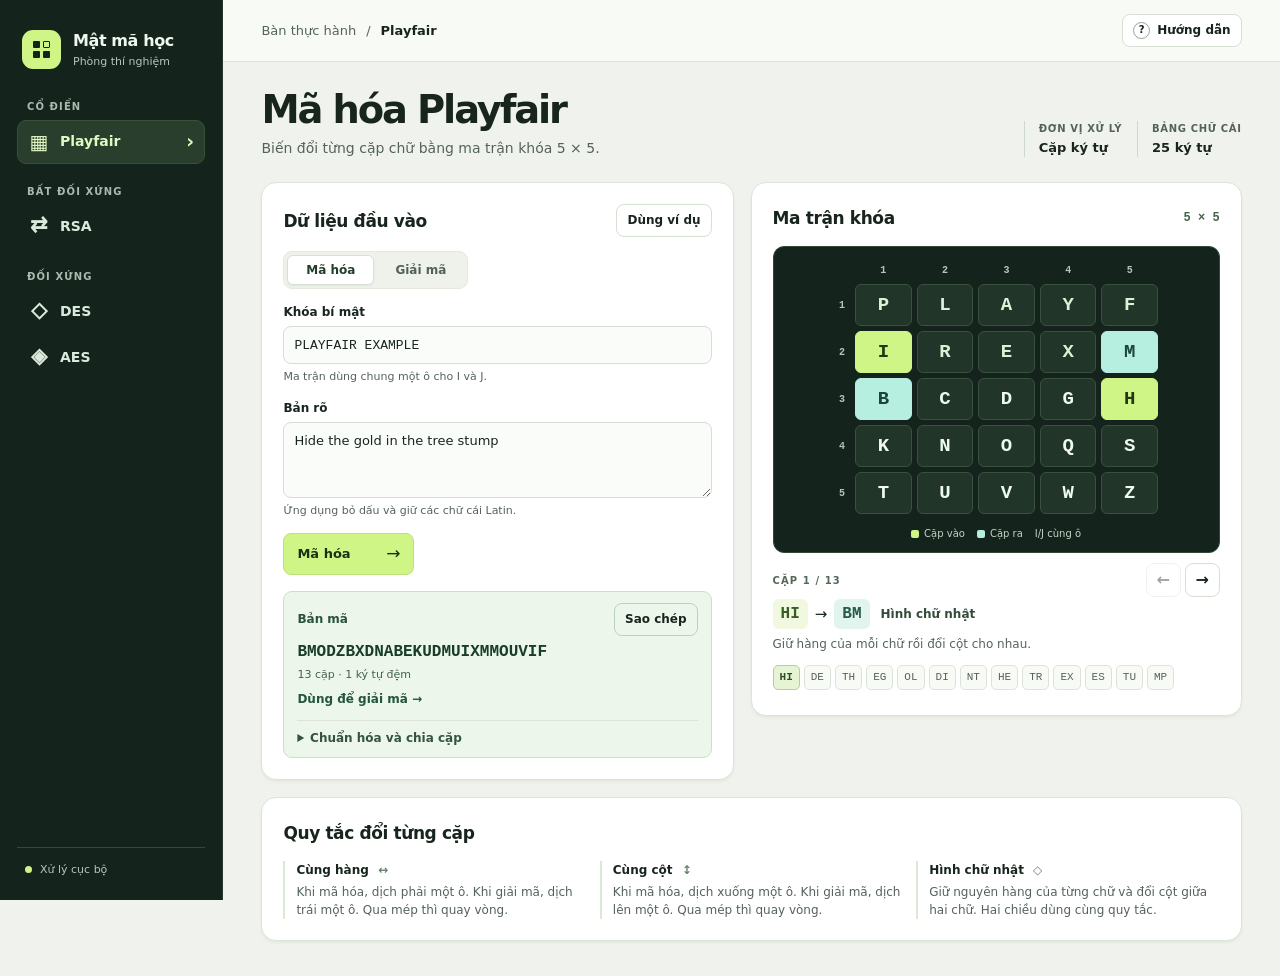
<file: index.html>
<!doctype html>
<html lang="vi">
<head>
  <meta charset="utf-8">
  <meta name="viewport" content="width=device-width, initial-scale=1">
  <meta name="description" content="Phòng thí nghiệm tương tác cho Playfair, RSA, DES và AES.">
  <title>Phòng thí nghiệm mã hóa</title>
  <link rel="stylesheet" href="assets/lab.css">
</head>
<body>
<div class="shell">
  <aside class="sidebar" aria-label="Điều hướng thuật toán">
    <div class="brand"><span class="brand-mark" aria-hidden="true"><i></i><i></i><i></i><i></i></span><div><strong>Mật mã học</strong><span>Phòng thí nghiệm</span></div></div>
    <nav class="navigation" aria-label="Thuật toán">
      <div class="nav-group">
        <p>Cổ điển</p>
        <button type="button" data-open="playfair" aria-controls="panel-playfair" aria-current="page"><span class="nav-icon icon-grid" aria-hidden="true">▦</span>Playfair<span class="nav-arrow" aria-hidden="true">›</span></button>
      </div>
      <div class="nav-group">
        <p>Bất đối xứng</p>
        <button type="button" data-open="rsa" aria-controls="panel-rsa"><span class="nav-icon" aria-hidden="true">⇄</span>RSA<span class="nav-arrow" aria-hidden="true">›</span></button>
      </div>
      <div class="nav-group">
        <p>Đối xứng</p>
        <button type="button" data-open="des" aria-controls="panel-des"><span class="nav-icon" aria-hidden="true">◇</span>DES<span class="nav-arrow" aria-hidden="true">›</span></button>
        <button type="button" data-open="aes" aria-controls="panel-aes"><span class="nav-icon" aria-hidden="true">◈</span>AES<span class="nav-arrow" aria-hidden="true">›</span></button>
      </div>
    </nav>
    <div class="sidebar-foot"><span aria-hidden="true"></span>Xử lý cục bộ</div>
  </aside>

  <div class="main-area">
    <header class="topbar">
      <div class="breadcrumb"><span>Bàn thực hành</span><span aria-hidden="true">/</span><strong id="breadcrumb-alg">Playfair</strong></div>
      <button class="btn btn-small" id="open-help" type="button"><span class="help-icon" aria-hidden="true">?</span> Hướng dẫn</button>
    </header>

    <main class="content">
      <noscript><p class="alert">Hãy bật JavaScript để chạy mô phỏng.</p></noscript>

      <section class="algorithm" id="panel-playfair" aria-labelledby="title-playfair">
        <div class="hero">
          <div><h1 id="title-playfair" tabindex="-1">Mã hóa Playfair</h1><p>Biến đổi từng cặp chữ bằng ma trận khóa 5 × 5.</p></div>
          <dl class="hero-facts"><div><dt>Đơn vị xử lý</dt><dd>Cặp ký tự</dd></div><div><dt>Bảng chữ cái</dt><dd>25 ký tự</dd></div></dl>
        </div>
        <div class="workspace">
          <article class="card">
            <div class="card-heading"><h2>Dữ liệu đầu vào</h2><button class="btn btn-small" id="pf-example" type="button">Dùng ví dụ</button></div>
            <form id="pf-form" novalidate>
              <div class="segment" role="group" aria-label="Thao tác Playfair">
                <button type="button" data-pf-direction="encrypt" aria-pressed="true">Mã hóa</button>
                <button type="button" data-pf-direction="decrypt" aria-pressed="false">Giải mã</button>
              </div>
              <div class="field">
                <label for="pf-key">Khóa bí mật</label>
                <input id="pf-key" class="mono" maxlength="1000" spellcheck="false" autocomplete="off">
                <p class="field-note">Ma trận dùng chung một ô cho I và J.</p>
              </div>
              <div class="field">
                <label for="pf-input" id="pf-input-label">Bản rõ</label>
                <textarea id="pf-input" rows="3" spellcheck="false"></textarea>
                <p id="pf-input-note" class="field-note">Ứng dụng bỏ dấu và giữ các chữ cái Latin.</p>
              </div>
              <p id="pf-error" class="alert" role="alert" hidden></p>
              <button id="pf-run" class="btn btn-primary" type="submit">Mã hóa <span aria-hidden="true">→</span></button>
            </form>
            <div id="pf-result" class="result" hidden>
              <div class="result-head"><h3 id="pf-result-label">Bản mã</h3><button class="btn btn-quiet btn-small" id="pf-copy" type="button">Sao chép</button></div>
              <pre id="pf-output" class="output" tabindex="0" aria-label="Kết quả Playfair"></pre>
              <p id="pf-result-note" class="result-note"></p>
              <button class="text-btn" id="pf-reverse" type="button">Dùng để giải mã <span aria-hidden="true">→</span></button>
              <details class="detail"><summary>Chuẩn hóa và chia cặp</summary><dl id="pf-prepared" class="hex-list"></dl></details>
            </div>
          </article>

          <article class="card">
            <div class="card-heading"><h2>Ma trận khóa</h2><span class="meta mono">5 × 5</span></div>
            <div class="matrix-area">
              <table id="pf-matrix" class="letter-matrix mono" aria-label="Ma trận khóa Playfair"></table>
              <div class="matrix-legend"><span><i class="legend-in"></i>Cặp vào</span><span><i class="legend-out"></i>Cặp ra</span><span>I/J cùng ô</span></div>
            </div>
            <p id="pf-empty" class="empty">Thực hiện mã hóa hoặc giải mã để xem quy tắc của từng cặp.</p>
            <div id="pf-trace" class="trace" hidden>
              <div class="trace-head">
                <p class="eyebrow" id="pf-step-count"></p>
                <div class="arrow-group">
                  <button class="btn btn-square" id="pf-prev" type="button" aria-label="Cặp trước">←</button>
                  <button class="btn btn-square" id="pf-next" type="button" aria-label="Cặp tiếp theo">→</button>
                </div>
              </div>
              <div id="pf-current" class="pair-current" aria-live="polite"></div>
              <p id="pf-explain" class="trace-note"></p>
              <p id="pf-filler" class="trace-note" hidden></p>
              <div class="pair-list" id="pf-pairs" role="group" aria-label="Chọn cặp ký tự"></div>
            </div>
          </article>
        </div>
        <article class="card lesson">
          <div class="card-heading"><h2>Quy tắc đổi từng cặp</h2></div>
          <div class="rule-grid">
            <div><h3>Cùng hàng <span aria-hidden="true">↔</span></h3><p>Khi mã hóa, dịch phải một ô. Khi giải mã, dịch trái một ô. Qua mép thì quay vòng.</p></div>
            <div><h3>Cùng cột <span aria-hidden="true">↕</span></h3><p>Khi mã hóa, dịch xuống một ô. Khi giải mã, dịch lên một ô. Qua mép thì quay vòng.</p></div>
            <div><h3>Hình chữ nhật <span aria-hidden="true">◇</span></h3><p>Giữ nguyên hàng của từng chữ và đổi cột giữa hai chữ. Hai chiều dùng cùng quy tắc.</p></div>
          </div>
        </article>
      </section>

      <section class="algorithm" id="panel-rsa" aria-labelledby="title-rsa" hidden>
        <div class="hero">
          <div><h1 id="title-rsa" tabindex="-1">Mã hóa RSA</h1><p>Tạo cặp khóa từ hai số nguyên tố và theo dõi lũy thừa modulo.</p></div>
          <dl class="hero-facts"><div><dt>Loại khóa</dt><dd>Công khai &amp; bí mật</dd></div><div><dt>Định dạng</dt><dd>Số nguyên · UTF-8</dd></div></dl>
        </div>
        <div class="workspace rsa-key-workspace">
          <article class="card">
            <div class="card-heading"><h2>Tham số tạo khóa</h2><button class="btn btn-small" type="button" id="rsa-example">Dùng ví dụ</button></div>
            <form id="rsa-key-form" novalidate>
              <div class="form-grid three">
                <div class="field"><label for="rsa-p">Số nguyên tố p</label><input id="rsa-p" class="mono" inputmode="numeric" autocomplete="off"></div>
                <div class="field"><label for="rsa-q">Số nguyên tố q</label><input id="rsa-q" class="mono" inputmode="numeric" autocomplete="off"></div>
                <div class="field"><label for="rsa-e">Số mũ e</label><input id="rsa-e" class="mono" inputmode="numeric" autocomplete="off"></div>
              </div>
              <p class="field-note">p và q khác nhau, tối đa 1.000.000.000. Chọn e sao cho gcd(e, φ(n)) = 1.</p>
              <p id="rsa-key-error" class="alert" role="alert" hidden></p>
              <button class="btn btn-primary" type="submit">Tạo cặp khóa <span aria-hidden="true">→</span></button>
            </form>
            <div id="rsa-key-summary" class="key-grid" hidden>
              <div><p>Khóa công khai (n, e)</p><code id="rsa-public"></code><small>Dùng để mã hóa</small></div>
              <div><p>Khóa bí mật (n, d)</p><code id="rsa-private"></code><small>Dùng để giải mã</small></div>
            </div>
          </article>
          <article class="card">
            <div class="card-heading"><h2>Quy trình tạo khóa</h2></div>
            <p id="rsa-key-empty" class="empty">Tạo cặp khóa để xem cách tính n, φ(n) và d.</p>
            <div id="rsa-key-trace" hidden>
              <ol class="process-list" id="rsa-derivation"></ol>
              <details class="detail">
                <summary>Các bước Euclid mở rộng</summary>
                <div id="rsa-euclid" class="table-scroll"></div>
              </details>
            </div>
          </article>
        </div>
        <div class="workspace">
          <article class="card">
            <div class="card-heading"><h2>Dữ liệu đầu vào</h2></div>
            <form id="rsa-data-form" novalidate>
              <div class="segment" role="group" aria-label="Thao tác RSA">
                <button type="button" data-rsa-direction="encrypt" aria-pressed="true">Mã hóa</button>
                <button type="button" data-rsa-direction="decrypt" aria-pressed="false">Giải mã</button>
              </div>
              <div class="field">
                <label for="rsa-format">Định dạng bản rõ</label>
                <select id="rsa-format"><option value="integer">Số nguyên</option><option value="text">Văn bản UTF-8</option></select>
              </div>
              <div class="field">
                <label id="rsa-input-label" for="rsa-input">Bản rõ m</label>
                <textarea id="rsa-input" rows="2" spellcheck="false"></textarea>
                <p class="field-note" id="rsa-input-note"></p>
              </div>
              <p id="rsa-data-error" class="alert" role="alert" hidden></p>
              <button id="rsa-run" class="btn btn-primary" type="submit">Mã hóa <span aria-hidden="true">→</span></button>
            </form>
            <div id="rsa-result" class="result" hidden>
              <div class="result-head"><h3 id="rsa-result-label">Bản mã</h3><button class="btn btn-quiet btn-small" id="rsa-copy" type="button">Sao chép</button></div>
              <pre id="rsa-output" class="output" tabindex="0" aria-label="Kết quả RSA"></pre>
              <button class="text-btn" id="rsa-reverse" type="button">Dùng để giải mã <span aria-hidden="true">→</span></button>
            </div>
          </article>
          <article class="card">
            <div class="card-heading"><h2>Phép tính modulo</h2><span class="meta mono">RSA</span></div>
            <p id="rsa-calc-empty" class="empty">Thực hiện mã hóa hoặc giải mã để xem phép tính từng phần tử.</p>
            <div id="rsa-calc" hidden>
              <div class="field inline-field"><label for="rsa-item">Phần tử</label><select id="rsa-item"></select></div>
              <div id="rsa-formula" class="formula mono" aria-live="polite"></div>
              <p id="rsa-formula-note" class="trace-note"></p>
              <details class="detail">
                <summary>Bình phương và nhân theo từng bit</summary>
                <div id="rsa-powers" class="table-scroll"></div>
              </details>
            </div>
            <p class="method-note">Mô phỏng dùng RSA số học thuần với tham số nhỏ để có thể quan sát từng phép tính.</p>
          </article>
        </div>
      </section>

      <template id="block-template">
        <section class="algorithm" hidden>
          <div class="hero">
            <div><h1 data-id="title" tabindex="-1"></h1><p data-id="description"></p></div>
            <dl class="hero-facts"><div><dt>Kích thước khối</dt><dd data-id="hero-size"></dd></div><div><dt>Số vòng</dt><dd data-id="hero-rounds"></dd></div></dl>
          </div>
          <div class="workspace">
            <article class="card">
              <div class="card-heading"><h2>Dữ liệu đầu vào</h2><button class="btn btn-small" data-id="example" type="button">Dùng ví dụ</button></div>
              <form data-id="form" novalidate>
                <div class="segment" role="group" aria-label="Thao tác mã khối">
                  <button type="button" data-direction="encrypt" aria-pressed="true">Mã hóa</button>
                  <button type="button" data-direction="decrypt" aria-pressed="false">Giải mã</button>
                </div>
                <div class="form-grid two">
                  <div class="field"><label data-for="mode">Chế độ</label><select data-id="mode"><option value="cbc">CBC</option><option value="ecb">ECB</option></select></div>
                  <div class="field"><label data-for="padding">Kiểu đệm</label><select data-id="padding"><option value="pkcs7">PKCS#7</option><option value="none">Không đệm</option></select></div>
                </div>
                <div class="form-grid two" data-id="key-grid">
                  <div class="field" data-id="size-field"><label data-for="size">Cỡ khóa AES</label><select data-id="size"><option value="16">128 bit</option><option value="24">192 bit</option><option value="32">256 bit</option></select></div>
                  <div class="field"><label data-for="key-format">Định dạng khóa</label><select data-id="key-format"><option value="hex">Hex</option><option value="text">Văn bản UTF-8</option></select></div>
                </div>
                <div class="field">
                  <label data-for="key">Khóa bí mật</label><input data-id="key" class="mono" maxlength="256" autocomplete="off" spellcheck="false">
                  <p class="field-note" data-id="key-note"></p>
                </div>
                <div class="field" data-id="iv-field" hidden>
                  <div class="label-row"><label data-for="iv">IV dạng Hex</label><button class="text-btn" data-id="new-iv" type="button">Tạo IV</button></div>
                  <input data-id="iv" class="mono" maxlength="96" autocomplete="off" spellcheck="false">
                  <p class="field-note" data-id="iv-note"></p>
                </div>
                <div class="field">
                  <div class="label-row"><label data-for="input" data-id="input-label">Bản rõ</label>
                    <select data-id="data-format" class="compact-select" aria-label="Định dạng bản rõ"><option value="hex">Hex</option><option value="text">UTF-8</option></select>
                  </div>
                  <textarea data-id="input" rows="2" spellcheck="false"></textarea>
                  <p class="field-note" data-id="input-note"></p>
                </div>
                <p data-id="error" class="alert" role="alert" hidden></p>
                <button data-id="run" class="btn btn-primary" type="submit">Mã hóa <span aria-hidden="true">→</span></button>
              </form>
              <div data-id="result" class="result" hidden>
                <div class="result-head"><h3 data-id="result-label">Bản mã</h3><button class="btn btn-quiet btn-small" data-id="copy" type="button">Sao chép</button></div>
                <pre data-id="output" class="output" tabindex="0" aria-label="Kết quả mã khối"></pre>
                <p data-id="result-note" class="result-note"></p>
                <button class="text-btn" data-id="reverse" type="button">Dùng để giải mã <span aria-hidden="true">→</span></button>
              </div>
            </article>
            <article class="card">
              <div class="card-heading"><h2>Phân tích khối</h2><span class="meta mono" data-id="trace-mode"></span></div>
              <p data-id="empty" class="empty">Thực hiện mã hóa hoặc giải mã để xem luồng xử lý từng khối.</p>
              <div data-id="trace" class="block-trace" hidden>
                <div class="trace-controls">
                  <div class="field"><label data-for="block">Khối dữ liệu</label><select data-id="block"></select></div>
                  <div class="field"><label data-for="round">Vòng xử lý</label><select data-id="round"></select></div>
                </div>
                <dl data-id="flow" class="hex-list"></dl>
                <div data-id="round-view" class="round-view"></div>
              </div>
            </article>
          </div>
          <article class="card lesson">
            <div class="card-heading"><h2>Chế độ và kiểu đệm</h2></div>
            <div class="rule-grid">
              <div><h3>ECB</h3><p>Xử lý từng khối độc lập. Với một khóa, các khối rõ trùng nhau tạo bản mã trùng nhau.</p></div>
              <div><h3>CBC</h3><p>Trước khi mã hóa, XOR mỗi khối rõ với khối mã trước đó. Khối đầu dùng IV.</p></div>
              <div><h3>PKCS#7</h3><p>Thêm k byte có giá trị k, kể cả khi dữ liệu vừa tròn khối. Giải mã kiểm tra và bỏ phần đệm.</p></div>
            </div>
          </article>
        </section>
      </template>
    </main>
  </div>
</div>

<dialog id="help" aria-labelledby="help-title">
  <div class="dialog-inner">
    <div class="card-heading"><h2 id="help-title">Hướng dẫn thực hành</h2><form method="dialog"><button class="btn btn-square" type="submit" aria-label="Đóng hướng dẫn">×</button></form></div>
    <ol class="help-list">
      <li>Chọn thuật toán ở thanh điều hướng. Nút <strong>Dùng ví dụ</strong> nạp dữ liệu mẫu và chạy mã hóa.</li>
      <li>Thay khóa và dữ liệu, rồi chọn <strong>Mã hóa</strong> hoặc <strong>Giải mã</strong>. Với RSA, tạo cặp khóa sau khi đổi p, q hoặc e.</li>
      <li>Đọc kết quả bên dưới biểu mẫu. Nút <strong>Dùng để giải mã</strong> chuyển bản mã vào ô nhập và giữ các tham số cần thiết.</li>
      <li>Chọn cặp chữ, phần tử RSA hoặc khối và vòng xử lý DES/AES để xem giá trị trung gian.</li>
    </ol>
    <p class="method-note">Tất cả phép tính chạy trong trình duyệt. Ứng dụng phục vụ học tập và kiểm chứng thuật toán.</p>
  </div>
</dialog>
<div id="status" class="toast" role="status" aria-live="polite"></div>

<script src="src/bytes.js"></script>
<script src="src/playfair.js"></script>
<script src="src/rsa.js"></script>
<script src="src/des.js"></script>
<script src="src/aes.js"></script>
<script src="src/blocks.js"></script>
<script src="src/ui-common.js"></script>
<script src="src/ui-playfair.js"></script>
<script src="src/ui-rsa.js"></script>
<script src="src/ui-blocks.js"></script>
<script src="src/main.js"></script>
</body>
</html>
</file>
<file: assets/lab.css>
:root {
  color-scheme: light;
  --paper: #f0f3ed;
  --surface: #fff;
  --ink: #18251d;
  --muted: #54635a;
  --line: #dce4d9;
  --soft: #f5f7f3;
  --night: #14241c;
  --night-2: #1c3024;
  --lime: #d0f587;
  --mint: #b6eee0;
  --green: #254c36;
  --sans: Inter, "Open Sans", system-ui, sans-serif;
  --mono: "IBM Plex Mono", "Cascadia Mono", Consolas, "Liberation Mono", monospace;
  font-family: var(--sans);
  font-size: 15px;
  line-height: 1.5;
  color: var(--ink);
  background: var(--paper);
}

* { box-sizing: border-box; }
[hidden] { display: none !important; }

body { margin: 0; min-width: 300px; }
button, input, select, textarea { font: inherit; color: inherit; }
button { cursor: pointer; }
button:disabled { opacity: .42; cursor: default; }
button, input, select, textarea, summary { -webkit-tap-highlight-color: transparent; }
:focus-visible { outline: 3px solid #56864b; outline-offset: 3px; }
h1, h2, h3, p, pre, dl, dd { margin: 0; }
code, pre, .mono { font-family: var(--mono); font-variant-numeric: tabular-nums; }

.shell { display: grid; grid-template-columns: 223px minmax(0, 1fr); min-height: 100vh; }
.sidebar {
  position: sticky; top: 0; height: 100vh;
  display: flex; flex-direction: column;
  padding: 25px 17px 20px;
  background: var(--night); color: #eef7ed;
  border-right: 1px solid #243b2b;
}
.brand { display: flex; align-items: center; gap: 12px; padding: 4px 5px 28px; }
.brand strong { display: block; font-size: 16px; letter-spacing: -.025em; }
.brand div > span { display: block; margin-top: 1px; color: #b5c6b9; font-size: 11px; }
.brand-mark {
  width: 39px; height: 39px; flex: 0 0 39px;
  display: grid; grid-template: repeat(2, 7px) / repeat(2, 7px); place-content: center;
  gap: 3px; border-radius: 11px; background: var(--lime);
}
.brand-mark i { background: var(--night); border-radius: 1px; }
.brand-mark i:nth-child(2) { background: transparent; border: 1px solid var(--night); }

.nav-group + .nav-group { margin-top: 20px; }
.nav-group > p {
  margin: 0 0 6px 10px; color: #a9bbae; font-size: 10px;
  text-transform: uppercase; font-weight: 700; letter-spacing: .11em;
}
.navigation button {
  width: 100%; min-height: 44px; display: flex; align-items: center; gap: 10px;
  margin: 2px 0; padding: 7px 10px; text-align: left;
  color: #dbe8dc; background: transparent; border: 1px solid transparent;
  border-radius: 9px; font-size: 14px; font-weight: 650;
}
.navigation button:hover { background: #233729; }
.navigation button[aria-current] {
  border-color: #3b5137; background: #293e2c; color: #e2f9c2;
}
.nav-icon { width: 22px; text-align: center; font-family: var(--mono); font-size: 21px; line-height: 1; }
.icon-grid { font-family: var(--sans); font-size: 20px; }
.nav-arrow { margin-left: auto; opacity: 0; font-size: 19px; line-height: 1; }
.navigation button[aria-current] .nav-arrow { opacity: 1; }
.sidebar :focus-visible { outline-color: var(--lime); }
.sidebar-foot {
  margin-top: auto; padding: 14px 8px 2px; border-top: 1px solid #34483c;
  display: flex; align-items: center; gap: 8px; font-size: 11px; color: #b5c6b9;
}
.sidebar-foot span { width: 7px; height: 7px; border-radius: 50%; background: var(--lime); }

.main-area { min-width: 0; }
.topbar {
  min-height: 62px; display: flex; align-items: center; justify-content: space-between;
  gap: 14px; padding: 10px clamp(18px, 3vw, 45px); background: #f8faf6; border-bottom: 1px solid var(--line);
}
.breadcrumb { display: flex; gap: 10px; align-items: center; color: var(--muted); font-size: 13px; }
.breadcrumb strong { font-weight: 680; color: var(--ink); }
.help-icon {
  display: inline-grid; place-items: center; height: 17px; width: 17px;
  border: 1px solid #92a498; border-radius: 50%; font-size: 10px;
}

.content { max-width: 1500px; margin: 0 auto; padding: 26px clamp(18px, 3vw, 45px) 35px; }
.hero {
  display: flex; justify-content: space-between; align-items: flex-end; gap: 20px;
  margin-bottom: 23px;
}
h1 { font-size: clamp(29px, 3vw, 44px); letter-spacing: -.055em; line-height: 1.13; font-weight: 770; }
h1:focus { outline: none; }
.hero p { color: var(--muted); margin-top: 7px; font-size: 14px; }
.hero-facts { display: flex; gap: 15px; flex: 0 0 auto; margin-bottom: 2px; }
.hero-facts > div { border-left: 1px solid #cdd9cb; padding-left: 14px; }
.hero-facts dt {
  color: var(--muted); font-size: 10px; text-transform: uppercase; letter-spacing: .065em; font-weight: 700;
}
.hero-facts dd { margin-top: 2px; font-size: 13px; font-weight: 700; }

.workspace { display: grid; grid-template-columns: minmax(0, 1fr) minmax(0, 1.04fr); gap: 17px; align-items: start; }
.rsa-key-workspace { margin-bottom: 17px; }
.card {
  min-width: 0; padding: 21px; background: var(--surface);
  border: 1px solid var(--line); border-radius: 15px; box-shadow: 0 2px 3px #2d4a2610;
}
.card-heading { display: flex; align-items: center; justify-content: space-between; gap: 12px; min-height: 28px; margin-bottom: 14px; }
.card-heading h2 { font-size: 17px; line-height: 1.3; letter-spacing: -.023em; font-weight: 760; }
.meta { color: #42644c; font-size: 12px; font-weight: 650; white-space: nowrap; }

.btn {
  display: inline-flex; align-items: center; justify-content: center; gap: 7px;
  background: #fff; border: 1px solid #d6e0d3; border-radius: 8px; padding: 8px 12px;
  min-height: 37px; font-size: 13px; font-weight: 700; line-height: 1.25;
}
.btn:hover:not(:disabled) { background: #edf3ea; border-color: #b9cbb4; }
.btn-small { padding: 6px 10px; min-height: 33px; font-size: 12px; white-space: nowrap; }
.btn-square { padding: 0; min-width: 35px; min-height: 34px; font-size: 16px; }
.btn-primary {
  justify-content: space-between; min-height: 42px; min-width: 131px;
  padding: 8px 13px; border: 1px solid #bedf7a; background: var(--lime); color: #1b3210;
}
.btn-primary:hover:not(:disabled) { background: #c3ee71; border-color: #a5cf65; }
.btn-primary span { margin-left: 11px; font-size: 17px; font-weight: 500; }
.btn-quiet { background: transparent; border-color: #bbd1bc; }
.text-btn {
  border: 0; border-radius: 4px; background: transparent; padding: 3px 0;
  color: #22553c; font-size: 12px; font-weight: 750; text-align: left;
}
.text-btn:hover { text-decoration: underline; }

.segment {
  display: inline-grid; grid-template-columns: repeat(2, minmax(87px, 1fr)); gap: 3px;
  margin-bottom: 14px; padding: 3px; border-radius: 9px; border: 1px solid #e3e9df; background: #eef2eb;
}
.segment button {
  border: 1px solid transparent; background: transparent; color: #526158;
  border-radius: 6px; padding: 5px 10px; font-size: 12px; font-weight: 700;
}
.segment button[aria-pressed="true"] { background: #fff; border-color: #d7e2d5; color: #233d2b; box-shadow: 0 1px 2px #2d4a2614; }
.segment button:hover { color: var(--ink); }
.field { min-width: 0; margin-bottom: 13px; }
.field label { display: block; margin-bottom: 5px; font-size: 12px; font-weight: 750; }
.field input, .field textarea, .field select {
  width: 100%; display: block; padding: 8px 10px; border: 1px solid #d6dfd4;
  border-radius: 8px; color: var(--ink); background: #fafcf9; font-size: 13px; min-height: 38px;
}
.field textarea { resize: vertical; min-height: 59px; }
.field input::placeholder, .field textarea::placeholder { color: #69776d; }
.field input:focus, .field textarea:focus, .field select:focus { outline: 2px solid #7a9f70; outline-offset: 0; background: #fff; }
.field-note { color: var(--muted); font-size: 11px; line-height: 1.5; margin-top: 5px; }
form > .field-note { margin: 0 0 12px; }
.form-grid { display: grid; gap: 9px; }
.form-grid.two { grid-template-columns: repeat(2, minmax(0, 1fr)); }
.form-grid.three { grid-template-columns: repeat(3, minmax(0, 1fr)); }
.form-grid.one { grid-template-columns: minmax(0, 1fr); }
.label-row { display: flex; align-items: center; justify-content: space-between; gap: 7px; margin-bottom: 4px; min-height: 21px; }
.label-row label { margin-bottom: 0; }
.label-row .compact-select { width: auto; padding: 2px 5px; min-height: 26px; font-size: 11px; }
.alert {
  padding: 9px 11px; margin: 0 0 11px; border: 1px solid #e6c8bd; border-radius: 8px;
  background: #fff4ef; color: #7c3423; font-size: 12px; font-weight: 650;
}
.result {
  margin-top: 16px; padding: 11px 13px 10px; min-width: 0;
  border: 1px solid #c9dfc6; border-radius: 9px; background: #edf6eb;
}
.result-head { display: flex; align-items: center; justify-content: space-between; gap: 8px; }
.result h3 { color: #29533b; font-size: 12px; font-weight: 780; }
.output {
  min-height: 27px; max-height: 164px; overflow: auto; overflow-wrap: anywhere; white-space: pre-wrap;
  margin-top: 4px; color: #183d2a; font-size: clamp(13px, 1.25vw, 17px);
  font-weight: 650; line-height: 1.55;
}
.result-note { color: #42634b; font-size: 11px; overflow-wrap: anywhere; }
.result .text-btn { margin-top: 4px; }
.empty {
  margin-top: 12px; border: 1px dashed #d6e2d3; border-radius: 8px;
  padding: 13px; color: var(--muted); background: #f8faf6; font-size: 13px;
}

.matrix-area {
  padding: 10px 13px 11px; border-radius: 11px;
  background: var(--night); color: #eff9ef; border: 1px solid #304836;
}
.letter-matrix { width: min(100%, 334px); margin: 0 auto; border-collapse: separate; border-spacing: 5px; table-layout: fixed; }
.letter-matrix th { font-size: 10px; font-weight: 600; color: #b5c6b9; }
.letter-matrix thead th { height: 15px; }
.letter-matrix .row-axis { width: 16px; }
.letter-matrix td {
  height: clamp(31px, 4vw, 42px); border-radius: 6px; border: 1px solid #3b5140;
  background: #213629; text-align: center; font-size: 19px; font-weight: 700;
}
.letter-matrix td.row-axis { height: 15px; background: transparent; border: 0; }
.letter-matrix .key-cell { color: #def1d6; }
.letter-matrix .cell-in { background: var(--lime); color: #253614; border-color: var(--lime); }
.letter-matrix .cell-out { background: var(--mint); color: #1b443a; border-color: var(--mint); }
.letter-matrix .cell-both { background: linear-gradient(135deg, var(--lime) 50%, var(--mint) 50%); color: #223925; border-color: var(--mint); }
.matrix-legend { display: flex; justify-content: center; flex-wrap: wrap; gap: 5px 12px; margin-top: 7px; color: #c4d4c7; font-size: 10px; }
.matrix-legend span { display: inline-flex; align-items: center; gap: 5px; }
.matrix-legend i { width: 8px; height: 8px; border-radius: 2px; }
.legend-in { background: var(--lime); }
.legend-out { background: var(--mint); }

.trace { padding-top: 10px; }
.trace-head { display: flex; align-items: center; justify-content: space-between; gap: 8px; }
.eyebrow { font-size: 10px; text-transform: uppercase; letter-spacing: .11em; font-weight: 750; color: #54685a; }
.arrow-group { display: flex; gap: 4px; }
.pair-current { display: flex; flex-wrap: wrap; align-items: center; gap: 7px; margin-top: 2px; }
.pair-token { display: inline-block; padding: 3px 8px; border-radius: 6px; background: #f0f8df; color: #3a5d23; font-size: 16px; font-weight: 750; }
.pair-token.out { background: #e1f5ee; color: #285949; }
.rule-name { margin-left: 4px; color: #334c3a; font-size: 12px; font-weight: 750; }
.trace-note { margin-top: 6px; color: var(--muted); font-size: 12px; }
#pf-filler { font-size: 11px; color: #4b673c; }
.pair-list { display: flex; flex-wrap: wrap; column-gap: 4px; row-gap: 5px; max-height: 105px; overflow: auto; padding: 4px 3px; margin: 8px -3px 0; }
.pair-list button {
  background: #f8faf6; border: 1px solid #dbe5d7; border-radius: 5px;
  padding: 3px 6px; min-width: 26px; color: #52645a; font-family: var(--mono); font-size: 11px;
}
.pair-list button:hover { border-color: #91b485; }
.pair-list button[aria-pressed="true"] { background: #e6f3d4; border-color: #b4d191; color: #2c501e; font-weight: 750; }

.lesson { margin-top: 17px; }
.rule-grid { display: grid; grid-template-columns: repeat(3, minmax(0, 1fr)); gap: 13px; }
.rule-grid > div { padding: 0 0 0 11px; border-left: 2px solid #dbe8d3; }
.rule-grid h3 { font-size: 12px; font-weight: 800; margin-bottom: 4px; }
.rule-grid h3 span { margin-left: 5px; color: #678267; }
.rule-grid p { font-size: 12px; color: var(--muted); }

.key-grid { display: grid; grid-template-columns: repeat(2, minmax(0, 1fr)); gap: 8px; margin-top: 13px; }
.key-grid > div { padding: 8px 9px; background: #f3f7ee; border: 1px solid #dce8d6; border-radius: 8px; min-width: 0; }
.key-grid p { font-size: 11px; color: #3f5a45; font-weight: 760; }
.key-grid code { display: block; font-size: 14px; color: #224630; overflow-wrap: anywhere; font-weight: 700; line-height: 1.45; }
.key-grid small { display: block; color: var(--muted); font-size: 10px; }
.process-list { list-style: none; counter-reset: process; margin: 0; padding: 0; display: grid; gap: 5px; }
.process-list li {
  counter-increment: process; display: grid; grid-template-columns: 24px minmax(0, 1fr);
  align-items: baseline; gap: 8px; font-size: 12px;
}
.process-list li::before {
  content: counter(process); display: inline-grid; place-items: center;
  width: 23px; height: 23px; border-radius: 6px; background: #edf3e7; color: #46633e; font-size: 11px; font-weight: 750;
}
.process-list strong { display: block; font-size: 11px; color: var(--muted); }
.process-list code { overflow-wrap: anywhere; font-size: 12px; color: #233f2b; }
.formula {
  border: 1px solid #dce8d6; border-radius: 8px; background: #f1f7ec;
  padding: 12px; font-size: 15px; color: #254830; font-weight: 700; overflow-wrap: anywhere;
}
.formula sup { margin-right: 3px; }
.inline-field { display: flex; align-items: center; gap: 8px; }
.inline-field label { margin: 0; flex-shrink: 0; }
.inline-field select { width: auto; max-width: 100%; min-width: 108px; }
.method-note { margin-top: 14px; padding-top: 10px; border-top: 1px solid var(--line); color: var(--muted); font-size: 11px; }
.detail { margin-top: 9px; border-top: 1px solid var(--line); padding-top: 8px; }
.detail summary { cursor: pointer; font-size: 12px; font-weight: 700; color: #33533d; }
.table-scroll { margin-top: 6px; overflow: auto; }
.trace-table { width: 100%; border-collapse: collapse; font-size: 11px; }
.trace-table th, .trace-table td { padding: 5px 6px; border-bottom: 1px solid #e6ede2; text-align: left; }
.trace-table th { background: #edf2e9; font-weight: 750; white-space: nowrap; }
.trace-table td { font-family: var(--mono); }

.trace-controls { display: grid; grid-template-columns: minmax(0, 1fr) minmax(0, 1.12fr); gap: 8px; }
.hex-list { border: 1px solid #dce7d9; border-radius: 8px; overflow: hidden; background: #f8faf6; }
.hex-list div {
  display: grid; grid-template-columns: minmax(98px, .56fr) minmax(0, 1.44fr);
  align-items: baseline; gap: 7px; padding: 5px 8px;
}
.hex-list div + div { border-top: 1px solid #e5ebe2; }
.hex-list dt { color: #45634f; font-size: 11px; font-weight: 750; line-height: 1.4; }
.hex-list dd { font-family: var(--mono); font-size: 11px; overflow-wrap: anywhere; }
.round-view { margin-top: 12px; }
.round-view h3 { font-size: 13px; letter-spacing: -.01em; margin: 0 0 6px; }
.round-view > p { font-size: 11px; color: var(--muted); margin-bottom: 6px; }
.round-view > .round-key { font-family: var(--mono); font-size: 11px; margin-top: 6px; overflow-wrap: anywhere; color: #34533d; }
.aes-trace-grid { display: grid; grid-template-columns: minmax(0, 1fr) minmax(0, 1.08fr); gap: 8px; }
.stage-list { display: grid; gap: 5px; align-content: start; }
.stage-list button {
  display: flex; align-items: center; min-height: 32px; gap: 7px;
  padding: 5px 8px; border: 1px solid var(--line); border-radius: 6px;
  background: #f8faf6; color: #334f3f; font-size: 11px; font-weight: 700; text-align: left;
}
.stage-list button span { color: #55705e; font-family: var(--mono); font-size: 10px; }
.stage-list button:hover, .stage-list button[aria-pressed="true"] { border-color: #afd2a7; background: #edf6e6; }
.aes-state {
  display: grid; grid-template-columns: repeat(4, minmax(0, 1fr)); gap: 4px; align-self: start;
  padding: 6px; background: var(--night); border-radius: 7px;
}
.aes-state span { display: grid; place-items: center; min-height: 25px; border-radius: 4px; background: #304835; color: #def1d6; font-family: var(--mono); font-size: 11px; }
.aes-state .cell-changed { background: var(--lime); color: #213721; font-weight: 700; }

dialog {
  border: 1px solid var(--line); border-radius: 15px; color: var(--ink);
  max-width: min(520px, calc(100% - 24px)); padding: 0; box-shadow: 0 18px 50px #0d1f1554;
}
dialog::backdrop { background: #162a21a6; }
.dialog-inner { padding: 21px; }
.dialog-inner .card-heading { margin-bottom: 10px; }
.help-list { padding-left: 20px; margin: 0; }
.help-list li { padding-left: 3px; margin-top: 7px; font-size: 13px; }
.toast {
  position: fixed; z-index: 4; right: 16px; bottom: 16px; max-width: calc(100% - 32px);
  border-radius: 9px; background: #263d30; color: #f1f9ed; padding: 9px 13px; font-size: 13px;
}
.toast:empty { display: none; }

@media (max-width: 1120px) {
  .shell { grid-template-columns: 180px minmax(0, 1fr); }
  .sidebar { padding-inline: 13px; }
  .hero-facts { gap: 9px; }
  .hero-facts > div { padding-left: 9px; }
  .card { padding: 16px; }
}
@media (max-width: 935px) {
  .hero { align-items: flex-start; flex-direction: column; gap: 11px; }
  .hero-facts { gap: 13px; }
  .workspace { gap: 11px; }
  .card { padding: 14px; }
}
@media (max-width: 760px) {
  .shell { grid-template-columns: minmax(0, 1fr); }
  .sidebar { position: static; height: auto; padding: 10px 13px; }
  .brand { padding: 0 2px 8px; }
  .brand-mark { width: 32px; height: 32px; flex-basis: 32px; }
  .brand strong { font-size: 14px; }
  .brand div > span, .sidebar-foot, .nav-group > p, .nav-arrow { display: none; }
  .navigation, .nav-group { display: flex; align-items: center; gap: 4px; }
  .nav-group + .nav-group { margin: 0; }
  .navigation button { min-height: 35px; margin: 0; padding: 4px 7px; gap: 3px; font-size: 12px; }
  .nav-icon { width: 15px; font-size: 15px; }
  .topbar { min-height: 49px; padding-block: 6px; }
  .content { padding-top: 15px; }
  .hero { margin-bottom: 13px; }
  .hero p { font-size: 13px; margin-top: 4px; }
  .letter-matrix td { height: 37px; }
  .rsa-key-workspace { margin-bottom: 11px; }
}
@media (max-width: 550px) {
  .workspace, .rule-grid { grid-template-columns: minmax(0, 1fr); }
  .content, .topbar { padding-inline: 12px; }
  .hero-facts dd { font-size: 12px; }
  .letter-matrix { border-spacing: 4px; }
  .lesson { margin-top: 11px; }
  .rule-grid { gap: 9px; }
  .rule-grid > div { padding-left: 8px; }
}
</file>
